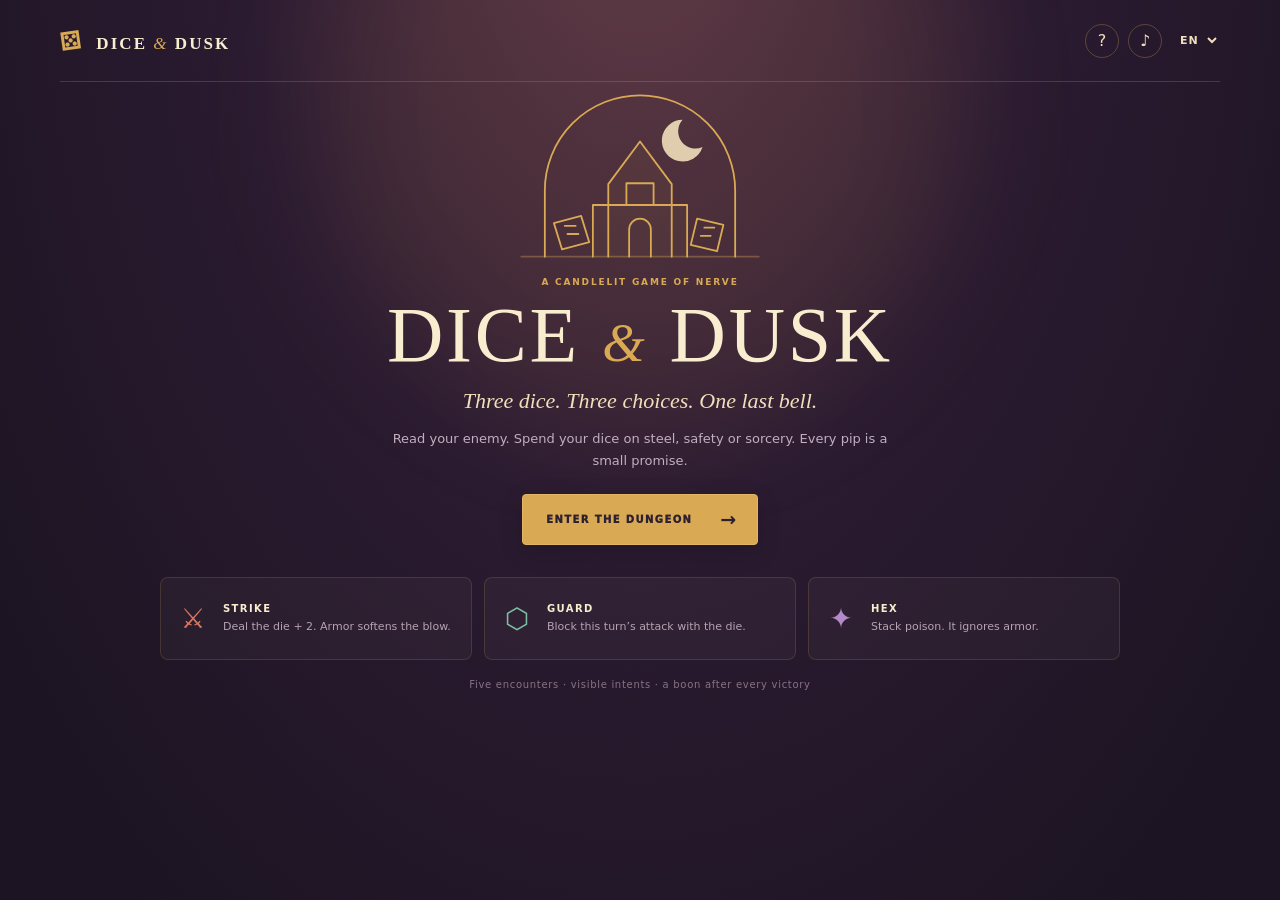
<file: index.html>
<!doctype html>
<html lang="en">
<head>
  <meta charset="utf-8">
  <meta name="viewport" content="width=device-width,initial-scale=1,viewport-fit=cover">
  <meta name="theme-color" content="#2b1830">
  <meta name="description" content="Roll three dice, read your enemy and carve a path through a candlelit dungeon.">
  <title>Dice & Dusk</title>
  <style>:root {
  color-scheme: dark;
  --night: #1c1422;
  --plum: #2b1830;
  --paper: #f0dfbb;
  --paper-deep: #d7bd90;
  --ink: #302334;
  --gold: #d9a954;
  --coral: #d97662;
  --mint: #7ebfa4;
  --violet: #b28ac9;
  --cream: #f8edcf;
  font-family: "Avenir Next", "Trebuchet MS", system-ui, sans-serif;
}
* { box-sizing: border-box; }
html, body { margin: 0; min-height: 100%; background: var(--night); color: var(--cream); }
body { min-height: 100vh; overflow-x: hidden; }
button, select { font: inherit; }
button { cursor: pointer; -webkit-tap-highlight-color: transparent; }
button:focus-visible, select:focus-visible, a:focus-visible { outline: 3px solid var(--gold); outline-offset: 4px; }
button:disabled { cursor: not-allowed; }
.hidden { display: none !important; }
#app { position: relative; min-height: 100vh; background: radial-gradient(ellipse at 50% -15%, #583347 0, #2b1b31 44%, #1c1422 90%); }
#app::before { content: ""; position: fixed; inset: 0; pointer-events: none; opacity: .15; background: repeating-linear-gradient(93deg, transparent 0 23px, rgba(240,223,187,.035) 24px 25px), repeating-linear-gradient(2deg, transparent 0 31px, rgba(240,223,187,.025) 32px 33px); }
.candle-glow { position: fixed; left: 50%; top: -220px; width: 650px; height: 650px; transform: translateX(-50%); border-radius: 50%; background: rgba(224,161,76,.08); filter: blur(60px); pointer-events: none; animation: candle 4s ease-in-out infinite; }
@keyframes candle { 50% { opacity: .65; transform: translateX(-50%) scale(.95); } }
.topbar { position: relative; z-index: 5; width: min(1160px, calc(100% - 40px)); height: 82px; margin: 0 auto; display: flex; align-items: center; justify-content: space-between; border-bottom: 1px solid rgba(217,169,84,.23); }
.wordmark { color: var(--cream); text-decoration: none; font-family: Georgia, "Times New Roman", serif; font-size: 17px; font-weight: 700; letter-spacing: .12em; cursor: pointer; }
.wordmark i { color: var(--gold); font-weight: 400; }
.brand-die { display: inline-block; margin-right: 7px; color: var(--gold); font-size: 24px; transform: rotate(-8deg); }
.top-actions { display: flex; align-items: center; gap: 9px; }
.round-button { width: 34px; height: 34px; border: 1px solid rgba(217,169,84,.3); border-radius: 50%; background: transparent; color: var(--paper); }
.round-button:hover { background: rgba(217,169,84,.12); }
select { padding: 7px 5px; border: 0; background: transparent; color: var(--paper); font-size: 11px; font-weight: 800; letter-spacing: .1em; }
select option { background: var(--plum); }
.run-label { margin-right: 12px; color: var(--gold); font-family: Georgia, serif; font-size: 13px; letter-spacing: .15em; }
main { position: relative; z-index: 1; }
.menu-screen { width: min(960px, calc(100% - 36px)); margin: 0 auto; padding: clamp(24px, 4vh, 48px) 0 32px; text-align: center; }
.menu-illustration { width: min(290px, 60vw); margin: 0 auto -4px; }
.menu-illustration svg { display: block; width: 100%; overflow: visible; }
.arch, .tower, .dice-line, .ground { fill: none; stroke: var(--gold); stroke-width: 2; stroke-linecap: round; stroke-linejoin: round; }
.tower { fill: rgba(217,169,84,.05); }
.moon { fill: var(--paper); opacity: .9; }
.ground { opacity: .35; }
.eyebrow { display: block; color: var(--gold); font-size: 9px; font-weight: 900; letter-spacing: .2em; }
h1 { margin: 9px 0 8px; font-family: Georgia, "Times New Roman", serif; font-size: clamp(48px, 7vw, 78px); font-weight: 500; letter-spacing: .035em; line-height: 1; }
h1 span { color: var(--gold); font-size: .7em; font-style: italic; }
.subtitle { margin: 14px 0; color: var(--paper); font-family: Georgia, serif; font-size: clamp(17px, 2.2vw, 22px); font-style: italic; }
.menu-copy { max-width: 520px; margin: 0 auto 23px; color: #c2aebe; font-size: 13px; line-height: 1.65; }
.primary-button { display: inline-flex; align-items: center; justify-content: space-between; gap: 28px; min-width: 230px; padding: 15px 19px 15px 23px; border: 1px solid #e2b562; border-radius: 4px; background: var(--gold); color: #2d2030; box-shadow: 0 7px 24px rgba(0,0,0,.15); font-size: 10px; font-weight: 950; letter-spacing: .14em; transition: transform .16s, background .16s; }
.primary-button:hover { transform: translateY(-2px); background: #edc477; }
.primary-button:active { transform: translateY(1px); }
.primary-button b { font-size: 19px; line-height: 1; }
.primary-button:disabled { opacity: .38; transform: none; }
.menu-rules { display: grid; grid-template-columns: repeat(3, 1fr); gap: 12px; margin-top: 32px; text-align: left; }
.menu-rules article { display: flex; align-items: center; gap: 13px; min-height: 83px; padding: 15px; border: 1px solid rgba(217,169,84,.17); border-radius: 8px; background: rgba(240,223,187,.035); }
.rule-icon { flex: 0 0 34px; font-size: 28px; text-align: center; }
.strike-color { color: var(--coral); }
.guard-color { color: var(--mint); }
.hex-color { color: var(--violet); }
.menu-rules strong { display: block; margin-bottom: 5px; font-size: 10px; letter-spacing: .14em; }
.menu-rules p { margin: 0; color: #b7a2b2; font-size: 11px; line-height: 1.4; }
.tiny-note { margin: 19px 0 0; color: #877384; font-size: 10px; letter-spacing: .07em; }

.game-screen { width: min(1080px, calc(100% - 36px)); margin: 0 auto; padding: 24px 0 20px; }
.status-ribbon { display: flex; justify-content: space-between; align-items: center; margin-bottom: 17px; }
.player-summary { display: flex; align-items: center; gap: 11px; }
.portrait { width: 38px; height: 38px; display: grid; place-items: center; border: 1px solid rgba(217,169,84,.3); border-radius: 50%; color: var(--gold); font-size: 22px; }
.hp-line { display: flex; align-items: center; gap: 10px; margin-top: 4px; font-size: 13px; font-weight: 800; }
.mini-bar { width: 100px; height: 5px; overflow: hidden; border-radius: 4px; background: rgba(240,223,187,.12); }
.mini-bar i { display: block; height: 100%; width: 100%; background: var(--coral); transition: width .3s; }
.run-stats { display: flex; gap: 7px; }
.status-chip { padding: 7px 10px; border: 1px solid rgba(217,169,84,.18); border-radius: 20px; color: var(--paper); background: rgba(240,223,187,.04); font-size: 10px; }
.arena { display: grid; grid-template-columns: minmax(290px, .85fr) minmax(440px, 1.4fr); gap: 20px; align-items: stretch; }
.enemy-card { position: relative; display: flex; flex-direction: column; min-height: 535px; padding: 21px; overflow: hidden; border: 1px solid rgba(217,169,84,.28); border-radius: 12px; background: linear-gradient(155deg, rgba(101,60,77,.46), rgba(42,25,47,.82)); }
.enemy-card::after { content: ""; position: absolute; inset: 8px; border: 1px solid rgba(217,169,84,.08); border-radius: 8px; pointer-events: none; }
.enemy-heading { position: relative; z-index: 1; display: flex; justify-content: space-between; gap: 8px; }
.enemy-heading h2 { margin: 6px 0 0; font-family: Georgia, serif; font-size: 28px; font-weight: 500; }
.armor-badge { align-self: start; padding: 5px 8px; border: 1px solid rgba(126,191,164,.3); border-radius: 4px; color: var(--mint); font-size: 10px; white-space: nowrap; }
.enemy-art { position: relative; z-index: 1; flex: 1; min-height: 210px; display: grid; place-items: center; padding: 7px 0; }
.enemy-art svg { width: min(245px, 90%); max-height: 245px; overflow: visible; filter: drop-shadow(0 15px 20px rgba(0,0,0,.25)); animation: enemyFloat 4s ease-in-out infinite; }
@keyframes enemyFloat { 50% { transform: translateY(-6px) rotate(.5deg); } }
.enemy-art .body { fill: #6f465e; stroke: #d9a954; stroke-width: 2; }
.enemy-art .shade { fill: #3c2944; }
.enemy-art .light { fill: #f0dfbb; }
.enemy-art .accent { fill: #d97662; }
.enemy-art .line { fill: none; stroke: #d9a954; stroke-width: 3; stroke-linecap: round; stroke-linejoin: round; }
.enemy-art .eye { fill: #f7d980; }
.enemy-art.hit svg { animation: enemyHit .28s; }
@keyframes enemyHit { 30% { transform: translateX(10px) rotate(3deg); filter: brightness(2); } 60% { transform: translateX(-7px); } }
.enemy-hp { position: relative; z-index: 1; display: flex; align-items: center; gap: 10px; font-size: 11px; font-weight: 800; }
.hp-bar { flex: 1; height: 7px; overflow: hidden; border-radius: 5px; background: rgba(240,223,187,.12); }
.hp-bar i { display: block; height: 100%; width: 100%; background: linear-gradient(90deg, #b85c55, #e18b68); transition: width .35s; }
.poison-count { color: var(--violet); white-space: nowrap; }
.intent { position: relative; z-index: 1; display: flex; align-items: center; gap: 11px; margin-top: 17px; padding: 12px; border: 1px solid rgba(217,169,84,.2); border-radius: 7px; background: rgba(28,20,34,.52); }
.intent-icon { color: var(--coral); font-size: 24px; }
.intent small { display: block; margin-bottom: 3px; color: #9e879b; font-size: 8px; font-weight: 900; letter-spacing: .16em; }
.intent strong { font-family: Georgia, serif; font-size: 16px; font-weight: 500; }
.play-panel { padding: 21px; border: 1px solid rgba(217,169,84,.2); border-radius: 12px; background: rgba(240,223,187,.035); }
.round-heading { display: flex; justify-content: space-between; align-items: start; gap: 10px; min-height: 48px; }
.round-heading p { margin: 5px 0 0; color: #bba5b6; font-family: Georgia, serif; font-size: 14px; font-style: italic; }
.combo-badge { padding: 6px 9px; border: 1px solid var(--gold); border-radius: 4px; color: var(--gold); font-size: 9px; font-weight: 900; letter-spacing: .12em; }
.dice-tray { display: flex; justify-content: center; gap: clamp(13px, 3vw, 25px); min-height: 112px; padding: 18px 0 20px; }
.die { position: relative; width: 82px; height: 82px; display: grid; grid-template-columns: repeat(3, 1fr); grid-template-rows: repeat(3, 1fr); padding: 13px; border: 2px solid #f3e3c2; border-radius: 16px; background: linear-gradient(145deg, #f6e7c7, #d4b88b); color: var(--ink); box-shadow: 0 7px 0 #9a7658, 0 12px 20px rgba(0,0,0,.24); transition: transform .16s, filter .16s; animation: diceIn .3s backwards; }
.die:nth-child(2) { animation-delay: .07s; }
.die:nth-child(3) { animation-delay: .14s; }
@keyframes diceIn { from { transform: translateY(-15px) rotate(-12deg); opacity: 0; } }
.die:hover:not(:disabled) { transform: translateY(-4px) rotate(-2deg); }
.die.selected { outline: 3px solid var(--gold); outline-offset: 5px; transform: translateY(-6px) rotate(3deg); filter: brightness(1.08); }
.die.assigned { opacity: .28; filter: grayscale(.5); box-shadow: 0 3px 0 #9a7658; transform: translateY(4px); }
.die:disabled { cursor: default; }
.pip { width: 10px; height: 10px; align-self: center; justify-self: center; border-radius: 50%; background: #3a2936; box-shadow: inset 0 1px 1px rgba(0,0,0,.3); }
.pip.empty { visibility: hidden; }
.die-rerolled { position: absolute; right: -5px; top: -8px; color: var(--gold); font-size: 15px; }
.actions { display: grid; gap: 8px; }
.action-card { display: grid; grid-template-columns: 35px 1fr 46px; align-items: center; gap: 10px; min-height: 64px; padding: 10px 12px; border: 1px solid rgba(240,223,187,.14); border-radius: 7px; background: rgba(240,223,187,.035); color: var(--cream); text-align: left; transition: border-color .15s, background .15s, transform .15s; }
.action-card:hover { transform: translateX(2px); background: rgba(240,223,187,.07); }
.action-card.available { border-color: var(--gold); }
.action-card.filled { background: rgba(240,223,187,.08); }
.action-icon { font-size: 25px; text-align: center; }
.strike-action .action-icon { color: var(--coral); }
.guard-action .action-icon { color: var(--mint); }
.hex-action .action-icon { color: var(--violet); }
.action-copy strong { display: block; margin-bottom: 4px; font-size: 10px; letter-spacing: .13em; }
.action-copy small { color: #ac96a9; font-size: 10px; }
.die-slot { width: 40px; height: 40px; display: grid; place-items: center; border: 1px dashed rgba(240,223,187,.25); border-radius: 8px; color: #8e768b; font-family: Georgia, serif; font-size: 20px; }
.filled .die-slot { border-style: solid; border-color: var(--gold); color: var(--paper); }
.turn-controls { display: flex; justify-content: space-between; align-items: center; gap: 12px; margin-top: 16px; }
.text-button { padding: 10px 4px; border: 0; background: transparent; color: var(--paper); font-size: 10px; font-weight: 850; letter-spacing: .1em; }
.text-button:hover { color: var(--gold); }
.text-button:disabled { opacity: .35; }
.end-turn { min-width: 175px; padding-top: 13px; padding-bottom: 13px; }
.combat-log { min-height: 43px; margin-top: 15px; padding-top: 12px; border-top: 1px solid rgba(240,223,187,.09); color: #a992a5; font-family: Georgia, serif; font-size: 11px; font-style: italic; line-height: 1.45; }
.combat-log p { margin: 2px 0; }
.combat-log p:last-child { color: var(--paper); }
.game-footer { display: flex; justify-content: space-between; gap: 15px; margin-top: 13px; color: #8d7789; font-size: 9px; letter-spacing: .06em; }
#boonsSummary { overflow: hidden; text-overflow: ellipsis; white-space: nowrap; }

.modal { position: fixed; z-index: 20; inset: 0; display: flex; align-items: center; justify-content: center; overflow-y: auto; padding: 24px; background: rgba(20,13,24,.82); backdrop-filter: blur(8px); }
.modal-card { width: min(760px, 100%); margin: auto; padding: clamp(24px, 4vw, 42px); border: 1px solid rgba(217,169,84,.4); border-radius: 14px; background: linear-gradient(150deg, #3a243c, #241929); box-shadow: 0 30px 90px rgba(0,0,0,.45); text-align: center; }
.modal-card .sigil { display: block; margin-bottom: 10px; color: var(--gold); font-family: Georgia, serif; font-size: 45px; }
.modal-card h2 { margin: 8px 0 11px; font-family: Georgia, serif; font-size: clamp(30px, 5vw, 44px); font-weight: 500; }
.modal-card > p { max-width: 540px; margin: 0 auto 20px; color: #c0a9b9; font-size: 13px; line-height: 1.6; }
.modal-actions { display: flex; flex-wrap: wrap; justify-content: center; gap: 10px; margin-top: 22px; }
.secondary-button { padding: 12px 18px; border: 1px solid rgba(217,169,84,.35); border-radius: 4px; background: transparent; color: var(--paper); font-size: 10px; font-weight: 850; letter-spacing: .1em; }
.secondary-button:hover { background: rgba(217,169,84,.1); }
.reward-grid { display: grid; grid-template-columns: repeat(3, 1fr); gap: 11px; margin-top: 24px; }
.reward-card { min-height: 172px; padding: 19px 15px; border: 1px solid rgba(217,169,84,.24); border-radius: 8px; background: rgba(240,223,187,.035); color: var(--cream); text-align: left; transition: transform .15s, border-color .15s; }
.reward-card:hover { transform: translateY(-4px); border-color: var(--gold); }
.reward-card .reward-icon { display: block; margin-bottom: 14px; color: var(--gold); font-size: 27px; }
.reward-card strong { display: block; margin-bottom: 8px; font-family: Georgia, serif; font-size: 18px; font-weight: 500; }
.reward-card p { margin: 0; color: #b49eac; font-size: 11px; line-height: 1.5; }
.result-grid { display: grid; grid-template-columns: repeat(3, 1fr); gap: 8px; margin: 22px 0; }
.result-grid div { padding: 13px 8px; border: 1px solid rgba(217,169,84,.13); border-radius: 6px; }
.result-grid small { display: block; margin-bottom: 5px; color: #9e879b; font-size: 8px; letter-spacing: .14em; }
.result-grid strong { color: var(--gold); font-family: Georgia, serif; font-size: 23px; font-weight: 500; }
.help-list { max-width: 500px; margin: 20px auto 0; text-align: left; }
.help-list p { margin: 10px 0; color: #c0a9b9; font-size: 12px; line-height: 1.55; }
.help-list strong { color: var(--paper); }
.toast { position: fixed; z-index: 30; left: 50%; bottom: 25px; max-width: calc(100% - 30px); padding: 10px 17px; border: 1px solid rgba(217,169,84,.35); border-radius: 30px; background: #2c1d31; color: var(--paper); font-family: Georgia, serif; font-size: 13px; opacity: 0; pointer-events: none; transform: translate(-50%, 10px); transition: opacity .2s, transform .2s; }
.toast.show { opacity: 1; transform: translate(-50%, 0); }

@media (max-width: 800px) {
  .arena { grid-template-columns: 1fr; }
  .enemy-card { min-height: 0; display: grid; grid-template-columns: 1fr 1fr; gap: 10px 18px; padding: 17px; }
  .enemy-heading { grid-column: 1; }
  .enemy-art { grid-column: 2; grid-row: 1 / 4; min-height: 170px; }
  .enemy-art svg { max-height: 180px; }
  .enemy-hp { grid-column: 1; }
  .intent { grid-column: 1; margin-top: 0; }
  .menu-rules { margin-top: 24px; }
}
@media (max-width: 560px) {
  .topbar { width: calc(100% - 28px); height: 64px; }
  .wordmark { font-size: 13px; }
  .brand-die { font-size: 19px; }
  .run-label { display: none; }
  .top-actions { gap: 5px; }
  .round-button { width: 30px; height: 30px; }
  .menu-screen { width: calc(100% - 28px); padding-top: 18px; }
  .menu-illustration { width: 190px; }
  h1 { font-size: 46px; }
  .menu-copy { font-size: 12px; }
  .menu-rules { grid-template-columns: 1fr; gap: 7px; }
  .menu-rules article { min-height: 60px; padding: 10px 13px; }
  .tiny-note { line-height: 1.5; }
  .game-screen { width: calc(100% - 22px); padding-top: 14px; }
  .status-ribbon { margin-bottom: 10px; }
  .mini-bar { width: 60px; }
  .status-chip { padding: 6px 8px; font-size: 9px; }
  .enemy-card { grid-template-columns: 1fr 115px; gap: 8px; padding: 14px; }
  .enemy-heading h2 { font-size: 21px; }
  .enemy-art { min-height: 130px; }
  .enemy-art svg { max-height: 140px; }
  .armor-badge { position: absolute; right: 0; top: 0; }
  .intent { padding: 9px; }
  .intent strong { font-size: 13px; }
  .play-panel { padding: 14px; }
  .round-heading { min-height: 42px; }
  .dice-tray { min-height: 92px; padding: 12px 0 17px; }
  .die { width: 66px; height: 66px; padding: 10px; border-radius: 13px; }
  .pip { width: 8px; height: 8px; }
  .action-card { min-height: 58px; grid-template-columns: 30px 1fr 40px; padding: 8px 10px; }
  .action-copy small { font-size: 9px; }
  .die-slot { width: 36px; height: 36px; }
  .turn-controls { margin-top: 12px; }
  .end-turn { min-width: 155px; }
  .combat-log { min-height: 36px; margin-top: 10px; padding-top: 8px; }
  .game-footer { margin-top: 9px; }
  .modal { padding: 14px; }
  .modal-card { padding: 23px 17px; }
  .reward-grid { grid-template-columns: 1fr; }
  .reward-card { min-height: 95px; padding: 14px 15px 14px 62px; position: relative; }
  .reward-card .reward-icon { position: absolute; left: 20px; top: 23px; }
  .result-grid strong { font-size: 19px; }
}
@media (max-height: 720px) and (min-width: 801px) {
  .menu-illustration { width: 210px; }
  .menu-screen { padding-top: 16px; }
  .menu-rules { margin-top: 20px; }
}
@media (prefers-reduced-motion: reduce) {
  *, *::before, *::after { animation-duration: .01ms !important; animation-iteration-count: 1 !important; transition-duration: .01ms !important; }
}
</style>
</head>
<body>
  <div id="app">
    <div class="candle-glow" aria-hidden="true"></div>
    <header class="topbar">
      <a class="wordmark" id="homeButton" aria-label="Dice and Dusk home"><span class="brand-die">⚄</span> DICE <i>&</i> DUSK</a>
      <div class="top-actions">
        <span id="runLabel" class="run-label hidden">I / V</span>
        <button id="helpButton" class="round-button" aria-label="How to play">?</button>
        <button id="soundButton" class="round-button" aria-label="Sound on">♪</button>
        <select id="languageSelect" aria-label="Language">
          <option value="en">EN</option><option value="fr">FR</option><option value="es">ES</option>
        </select>
      </div>
    </header>

    <main>
      <section id="menuScreen" class="menu-screen">
        <div class="menu-illustration" aria-hidden="true">
          <svg viewBox="0 0 320 170"><path class="arch" d="M55 153V80a105 105 0 0 1 210 0v73"/><path class="tower" d="M125 153V73l35-47 35 47v80M108 153V96h104v57M145 96V72h30v24M148 153v-30a12 12 0 0 1 24 0v30"/><path class="moon" d="M229 32a23 23 0 1 1-22-30 19 19 0 0 0 22 30Z"/><path class="dice-line" d="M65 116l30-8 9 29-30 8ZM223 111l29 7-7 29-29-7Z"/><path class="dice-line" d="M77 119h12M80 128h12M231 121h11M227 130h11"/><path class="ground" d="M29 153h262"/></svg>
        </div>
        <p class="eyebrow" data-i18n="kicker">A CANDLELIT GAME OF NERVE</p>
        <h1>DICE <span>&</span> DUSK</h1>
        <p class="subtitle" data-i18n="tagline">Three dice. Three choices. One last bell.</p>
        <p class="menu-copy" data-i18n="menuCopy">Read your enemy. Spend your dice on steel, safety or sorcery. Every pip is a small promise.</p>
        <button id="startButton" class="primary-button"><span data-i18n="begin">ENTER THE DUNGEON</span><b>→</b></button>
        <div class="menu-rules">
          <article><span class="rule-icon strike-color">⚔</span><div><strong data-i18n="strike">STRIKE</strong><p data-i18n="strikeRule">Deal the die + 2. Armor softens the blow.</p></div></article>
          <article><span class="rule-icon guard-color">⬡</span><div><strong data-i18n="guard">GUARD</strong><p data-i18n="guardRule">Block this turn’s attack with the die.</p></div></article>
          <article><span class="rule-icon hex-color">✦</span><div><strong data-i18n="hex">HEX</strong><p data-i18n="hexRule">Stack poison. It ignores armor.</p></div></article>
        </div>
        <p class="tiny-note" data-i18n="menuNote">Five encounters · visible intents · a boon after every victory</p>
      </section>

      <section id="gameScreen" class="game-screen hidden" aria-label="Dice and Dusk battle">
        <div class="status-ribbon">
          <div class="player-summary">
            <span class="portrait">♙</span>
            <div><span class="eyebrow" data-i18n="wanderer">THE WANDERER</span><div class="hp-line"><span id="playerHpText">42 / 42</span><div class="mini-bar"><i id="playerHpFill"></i></div></div></div>
          </div>
          <div class="run-stats">
            <span id="poisonPlayer" class="status-chip hidden"></span>
            <span id="rerollStock" class="status-chip"></span>
          </div>
        </div>

        <div class="arena">
          <section id="enemyCard" class="enemy-card">
            <div class="enemy-heading"><div><span id="enemyKind" class="eyebrow">I · THE FIRST STEP</span><h2 id="enemyName">Candle Bat</h2></div><span id="enemyArmor" class="armor-badge hidden"></span></div>
            <div id="enemyArt" class="enemy-art" aria-hidden="true"></div>
            <div class="enemy-hp"><span id="enemyHpText">18 / 18</span><div class="hp-bar"><i id="enemyHpFill"></i></div><span id="enemyPoison" class="poison-count hidden"></span></div>
            <div id="intent" class="intent"><span class="intent-icon">⚔</span><div><small data-i18n="intent">INTENT</small><strong id="intentText">Attack · 5</strong></div></div>
          </section>

          <section class="play-panel">
            <div class="round-heading"><div><span class="eyebrow" data-i18n="yourRoll">YOUR ROLL</span><p id="instruction">Choose a die, then an action.</p></div><span id="comboBadge" class="combo-badge hidden"></span></div>
            <div id="diceTray" class="dice-tray" aria-label="Dice"></div>
            <div class="actions" aria-label="Actions">
              <button class="action-card strike-action" data-action="0"><span class="action-icon">⚔</span><span class="action-copy"><strong data-i18n="strike">STRIKE</strong><small id="strikePreview">Die + 2 damage</small></span><span id="slot0" class="die-slot">+</span></button>
              <button class="action-card guard-action" data-action="1"><span class="action-icon">⬡</span><span class="action-copy"><strong data-i18n="guard">GUARD</strong><small id="guardPreview">Block the die</small></span><span id="slot1" class="die-slot">+</span></button>
              <button class="action-card hex-action" data-action="2"><span class="action-icon">✦</span><span class="action-copy"><strong data-i18n="hex">HEX</strong><small id="hexPreview">Stack the die as poison</small></span><span id="slot2" class="die-slot">+</span></button>
            </div>
            <div class="turn-controls"><button id="rerollButton" class="text-button">↻ <span data-i18n="reroll">REROLL</span> <b id="rerollCount">2</b></button><button id="endTurnButton" class="primary-button end-turn" disabled><span data-i18n="endTurn">END TURN</span><b>→</b></button></div>
            <div id="combatLog" class="combat-log" aria-live="polite"></div>
          </section>
        </div>
        <footer class="game-footer"><span id="boonsSummary" data-i18n="noBoons">No boons yet</span><span id="seedLabel"></span></footer>
      </section>
    </main>

    <div id="modal" class="modal hidden" role="dialog" aria-modal="true" aria-live="polite"><div id="modalCard" class="modal-card"></div></div>
    <div id="toast" class="toast" role="status" aria-live="polite"></div>
  </div>
  <script>(() => {
  "use strict";

  const $ = (id) => document.getElementById(id);
  const ui = {
    menu: $("menuScreen"), game: $("gameScreen"), runLabel: $("runLabel"), modal: $("modal"), modalCard: $("modalCard"),
    playerHpText: $("playerHpText"), playerHpFill: $("playerHpFill"), poisonPlayer: $("poisonPlayer"), rerollStock: $("rerollStock"),
    enemyCard: $("enemyCard"), enemyKind: $("enemyKind"), enemyName: $("enemyName"), enemyArmor: $("enemyArmor"), enemyArt: $("enemyArt"),
    enemyHpText: $("enemyHpText"), enemyHpFill: $("enemyHpFill"), enemyPoison: $("enemyPoison"), intent: $("intent"), intentText: $("intentText"),
    instruction: $("instruction"), comboBadge: $("comboBadge"), diceTray: $("diceTray"), rerollButton: $("rerollButton"), rerollCount: $("rerollCount"),
    endTurn: $("endTurnButton"), combatLog: $("combatLog"), boonsSummary: $("boonsSummary"), seedLabel: $("seedLabel"),
    language: $("languageSelect"), sound: $("soundButton"), toast: $("toast"),
    slots: [$("slot0"), $("slot1"), $("slot2")], actions: Array.from(document.querySelectorAll("[data-action]"))
  };

  const messages = {
    en: {
      kicker: "A CANDLELIT GAME OF NERVE", tagline: "Three dice. Three choices. One last bell.",
      menuCopy: "Read your enemy. Spend your dice on steel, safety or sorcery. Every pip is a small promise.",
      begin: "ENTER THE DUNGEON", strike: "STRIKE", guard: "GUARD", hex: "HEX",
      strikeRule: "Deal the die + 2. Armor softens the blow.", guardRule: "Block this turn’s attack with the die.", hexRule: "Stack poison. It ignores armor.",
      menuNote: "Five encounters · visible intents · a boon after every victory", wanderer: "THE WANDERER", intent: "INTENT",
      yourRoll: "YOUR ROLL", reroll: "REROLL", endTurn: "END TURN", noBoons: "No boons yet",
      instruction: "Choose a die, then an action.", selectFirst: "Select a die first", noRerolls: "No rerolls left", rerolled: "The die tumbles…",
      strikePreview: "Die + {bonus} damage", guardPreview: "Block the die{bonus}", hexPreview: "Stack the die as poison{bonus}",
      rerollChip: "↻ {count} rerolls", poisonChip: "✦ {count} poison", armorChip: "⬡ {count} armor", enemyPoison: "✦ {count}",
      straight: "STRAIGHT · +3 TO ALL", triad: "TRIAD · +9 STRIKE", filledSlot: "Assigned die {value}",
      firstStep: "THE FIRST STEP", secondStep: "THE DAMP CHAPEL", thirdStep: "THE BRASS GATE", fourthStep: "THE REFLECTION", finalStep: "THE LAST BELL",
      batName: "Candle Bat", monkName: "Mire Monk", gargoyleName: "Brass Gargoyle", witchName: "Mirror Witch", bossName: "The Bell Warden",
      attackIntent: "Attack · {amount}", poisonIntent: "Attack {amount} · poison +{poison}", healIntent: "Mend · {amount} HP",
      curseIntent: "Hex · −{amount} strike next turn", drainIntent: "Attack {amount} · steal a reroll", pierceIntent: "Piercing bell · {amount}",
      attackType: "attack", healType: "mend", poisonType: "poison", curseType: "hex",
      turnStrike: "You deal {damage}. Your guard holds {guard}; your hex adds {hex} poison.",
      poisonTicks: "Poison seeps through {name} for {damage}.", armorBlocks: "Armor absorbs {amount} of the strike.",
      enemyAttacks: "{name} attacks for {damage} damage.", enemyHeals: "{name} mends {amount} HP.", enemyPoisons: "You take {amount} poison.",
      enemyCurses: "Your next strike loses {amount} damage.", enemyDrains: "A reroll is stolen.", playerPoisonTicks: "Your poison deals {damage}.",
      thorns: "Your thorns answer for {damage}.", phaseTwo: "The Warden breaks its chains. The last bell quickens!",
      bossPhase: "SECOND PHASE", rewardKicker: "A MOMENT BY THE FIRE", rewardTitle: "Choose what the dark taught you.",
      rewardText: "Victory restores 4 HP. Take one boon before the next door.", continue: "CONTINUE",
      whetstoneName: "Honed Edge", whetstoneDesc: "Every Strike deals +2 damage.", oakName: "Oak Oath", oakDesc: "Every Guard blocks +2.",
      venomName: "Venom Ink", venomDesc: "Every Hex adds +2 poison.", heartName: "Giant’s Heart", heartDesc: "+6 maximum HP and heal 10.",
      rerollName: "Loaded Luck", rerollDesc: "+2 rerolls at every new encounter.", thornsName: "Briar Mail", thornsDesc: "Reflect 2 damage when attacked.",
      bloodName: "Crimson Cup", bloodDesc: "Heal 4 after every victory.", luckyName: "Three in a Row", luckyDesc: "Straights grant +2 more to every action.",
      victoryKicker: "THE BELL IS SILENT", victoryTitle: "Dawn, at last.", victoryText: "The Warden kneels. Beyond the gate, the sky is neither plum nor ink — it is gold.",
      defeatKicker: "THE CANDLE DIES", defeatTitle: "The dark keeps your dice.", defeatText: "A different roll, a sharper choice. The dungeon will remember you.",
      score: "SCORE", best: "BEST", turns: "TURNS", playAgain: "ROLL AGAIN", home: "BACK TO THE COVER", newBest: "A new legend in the margin!",
      helpTitle: "How to survive the dusk", helpIntro: "Every turn, assign all three dice. Read the enemy’s intent before committing.",
      helpStrike: "Strike deals its die + 2, minus armor.", helpGuard: "Guard blocks its die from the current attack. Unused guard fades.",
      helpHex: "Hex adds poison equal to its die. Poison damages immediately and after each following turn, then fades by one. It ignores armor.",
      helpCombo: "Three consecutive dice form a Straight: +3 to every action. Three equal dice form a Triad: +9 Strike.",
      helpReroll: "Select an unassigned die to reroll it. Rerolls are limited per encounter. Click a filled action to free its die.",
      helpClose: "I’M READY", seed: "SEED", soundOn: "Sound on", soundOff: "Sound muted",
      logStart: "{name} blocks the corridor. Read its intent.", boons: "Boons", none: "—"
    },
    fr: {
      kicker: "UN JEU DE NERF À LA CHANDELLE", tagline: "Trois dés. Trois choix. Une dernière cloche.",
      menuCopy: "Lis ton ennemi. Dépense tes dés en acier, en prudence ou en sorcellerie. Chaque point est une petite promesse.",
      begin: "ENTRER DANS LE DONJON", strike: "FRAPPE", guard: "GARDE", hex: "MALÉDICTION",
      strikeRule: "Inflige le dé + 2. L’armure adoucit le coup.", guardRule: "Bloque l’attaque de ce tour avec le dé.", hexRule: "Empile du poison. Il ignore l’armure.",
      menuNote: "Cinq rencontres · intentions visibles · un don après chaque victoire", wanderer: "LE VOYAGEUR", intent: "INTENTION",
      yourRoll: "TON TIRAGE", reroll: "RELANCER", endTurn: "FINIR LE TOUR", noBoons: "Aucun don pour l’instant",
      instruction: "Choisis un dé, puis une action.", selectFirst: "Choisis d’abord un dé", noRerolls: "Plus aucune relance", rerolled: "Le dé roule…",
      strikePreview: "Dé + {bonus} dégâts", guardPreview: "Bloque la valeur du dé{bonus}", hexPreview: "Empile le dé en poison{bonus}",
      rerollChip: "↻ {count} relances", poisonChip: "✦ {count} poison", armorChip: "⬡ {count} armure", enemyPoison: "✦ {count}",
      straight: "SUITE · +3 À TOUT", triad: "TRINITÉ · +9 FRAPPE", filledSlot: "Dé assigné {value}",
      firstStep: "LE PREMIER PAS", secondStep: "LA CHAPELLE HUMIDE", thirdStep: "LA PORTE DE LAITON", fourthStep: "LE REFLET", finalStep: "LA DERNIÈRE CLOCHE",
      batName: "Chauve-chandelle", monkName: "Moine des fondrières", gargoyleName: "Gargouille de laiton", witchName: "Sorcière-miroir", bossName: "Le Veilleur de cloche",
      attackIntent: "Attaque · {amount}", poisonIntent: "Attaque {amount} · poison +{poison}", healIntent: "Soin · {amount} PV",
      curseIntent: "Maléfice · −{amount} frappe au tour suivant", drainIntent: "Attaque {amount} · vole une relance", pierceIntent: "Cloche perforante · {amount}",
      attackType: "attaque", healType: "soin", poisonType: "poison", curseType: "maléfice",
      turnStrike: "Tu infliges {damage}. Ta garde tient {guard} ; ta malédiction ajoute {hex} poison.",
      poisonTicks: "Le poison ronge {name} et inflige {damage}.", armorBlocks: "L’armure absorbe {amount} de la frappe.",
      enemyAttacks: "{name} attaque et inflige {damage} dégâts.", enemyHeals: "{name} récupère {amount} PV.", enemyPoisons: "Tu reçois {amount} poison.",
      enemyCurses: "Ta prochaine frappe perd {amount} dégâts.", enemyDrains: "Une relance est volée.", playerPoisonTicks: "Ton poison inflige {damage}.",
      thorns: "Tes ronces répondent avec {damage}.", phaseTwo: "Le Veilleur brise ses chaînes. La dernière cloche s’affole !",
      bossPhase: "DEUXIÈME PHASE", rewardKicker: "UN INSTANT PRÈS DU FEU", rewardTitle: "Choisis ce que l’ombre t’a appris.",
      rewardText: "La victoire restaure 4 PV. Prends un don avant la prochaine porte.", continue: "CONTINUER",
      whetstoneName: "Fil affûté", whetstoneDesc: "Chaque Frappe inflige +2 dégâts.", oakName: "Serment de chêne", oakDesc: "Chaque Garde bloque +2.",
      venomName: "Encre venimeuse", venomDesc: "Chaque Malédiction ajoute +2 poison.", heartName: "Cœur de géant", heartDesc: "+6 PV maximum et soigne 10.",
      rerollName: "Chance pipée", rerollDesc: "+2 relances à chaque nouvelle rencontre.", thornsName: "Cotte de ronces", thornsDesc: "Renvoie 2 dégâts quand on t’attaque.",
      bloodName: "Coupe cramoisie", bloodDesc: "Soigne 4 après chaque victoire.", luckyName: "Trois à la suite", luckyDesc: "Les Suites donnent +2 de plus à chaque action.",
      victoryKicker: "LA CLOCHE SE TAIT", victoryTitle: "Enfin, l’aube.", victoryText: "Le Veilleur s’agenouille. Au-delà de la porte, le ciel n’est ni prune ni encre : il est d’or.",
      defeatKicker: "LA CHANDELLE S’ÉTEINT", defeatTitle: "L’ombre garde tes dés.", defeatText: "Un autre tirage, un choix plus fin. Le donjon se souviendra de toi.",
      score: "SCORE", best: "RECORD", turns: "TOURS", playAgain: "REJOUER", home: "RETOUR À LA COUVERTURE", newBest: "Une nouvelle légende dans la marge !",
      helpTitle: "Comment survivre à la nuit", helpIntro: "À chaque tour, assigne les trois dés. Lis l’intention de l’ennemi avant de les engager.",
      helpStrike: "La Frappe inflige son dé + 2, moins l’armure.", helpGuard: "La Garde bloque son dé contre l’attaque actuelle. La garde inutilisée disparaît.",
      helpHex: "La Malédiction ajoute autant de poison que son dé. Le poison frappe aussitôt puis après chaque tour, et diminue d’un point. Il ignore l’armure.",
      helpCombo: "Trois dés consécutifs forment une Suite : +3 à chaque action. Trois dés identiques forment une Trinité : +9 Frappe.",
      helpReroll: "Sélectionne un dé non assigné pour le relancer. Les relances sont limitées par rencontre. Clique une action remplie pour libérer son dé.",
      helpClose: "JE SUIS PRÊT", seed: "GRAINE", soundOn: "Son activé", soundOff: "Son coupé",
      logStart: "{name} bloque le couloir. Lis son intention.", boons: "Dons", none: "—"
    },
    es: {
      kicker: "UN JUEGO DE VALENTÍA A LA LUZ DE UNA VELA", tagline: "Tres dados. Tres decisiones. Una última campana.",
      menuCopy: "Lee a tu enemigo. Gasta tus dados en acero, defensa o hechicería. Cada punto es una pequeña promesa.",
      begin: "ENTRAR EN LA MAZMORRA", strike: "GOLPE", guard: "GUARDIA", hex: "HECHIZO",
      strikeRule: "Inflige el dado + 2. La armadura reduce el golpe.", guardRule: "Bloquea el ataque de este turno con el dado.", hexRule: "Acumula veneno. Ignora la armadura.",
      menuNote: "Cinco encuentros · intenciones visibles · un don tras cada victoria", wanderer: "EL CAMINANTE", intent: "INTENCIÓN",
      yourRoll: "TU TIRADA", reroll: "RELANZAR", endTurn: "TERMINAR TURNO", noBoons: "Aún no tienes dones",
      instruction: "Elige un dado y después una acción.", selectFirst: "Elige primero un dado", noRerolls: "No quedan relanzamientos", rerolled: "El dado gira…",
      strikePreview: "Dado + {bonus} de daño", guardPreview: "Bloquea el valor del dado{bonus}", hexPreview: "Acumula el dado como veneno{bonus}",
      rerollChip: "↻ {count} relanzamientos", poisonChip: "✦ {count} veneno", armorChip: "⬡ {count} armadura", enemyPoison: "✦ {count}",
      straight: "ESCALERA · +3 A TODO", triad: "TRÍADA · +9 GOLPE", filledSlot: "Dado asignado {value}",
      firstStep: "EL PRIMER PASO", secondStep: "LA CAPILLA HÚMEDA", thirdStep: "LA PUERTA DE LATÓN", fourthStep: "EL REFLEJO", finalStep: "LA ÚLTIMA CAMPANA",
      batName: "Murciélago de vela", monkName: "Monje del lodazal", gargoyleName: "Gárgola de latón", witchName: "Bruja del espejo", bossName: "El Guardián de la campana",
      attackIntent: "Ataque · {amount}", poisonIntent: "Ataque {amount} · veneno +{poison}", healIntent: "Curación · {amount} PV",
      curseIntent: "Maleficio · −{amount} golpe el próximo turno", drainIntent: "Ataque {amount} · roba un relanzamiento", pierceIntent: "Campana perforante · {amount}",
      attackType: "ataque", healType: "curación", poisonType: "veneno", curseType: "maleficio",
      turnStrike: "Infliges {damage}. Tu guardia bloquea {guard}; tu hechizo añade {hex} veneno.",
      poisonTicks: "El veneno corroe a {name} e inflige {damage}.", armorBlocks: "La armadura absorbe {amount} del golpe.",
      enemyAttacks: "{name} ataca e inflige {damage} de daño.", enemyHeals: "{name} recupera {amount} PV.", enemyPoisons: "Recibes {amount} de veneno.",
      enemyCurses: "Tu próximo golpe pierde {amount} de daño.", enemyDrains: "Te roban un relanzamiento.", playerPoisonTicks: "Tu veneno inflige {damage}.",
      thorns: "Tus espinas responden con {damage}.", phaseTwo: "¡El Guardián rompe sus cadenas! ¡La última campana se acelera!",
      bossPhase: "SEGUNDA FASE", rewardKicker: "UN MOMENTO JUNTO AL FUEGO", rewardTitle: "Elige lo que te enseñó la oscuridad.",
      rewardText: "La victoria restaura 4 PV. Toma un don antes de la siguiente puerta.", continue: "CONTINUAR",
      whetstoneName: "Filo afilado", whetstoneDesc: "Cada Golpe inflige +2 de daño.", oakName: "Juramento de roble", oakDesc: "Cada Guardia bloquea +2.",
      venomName: "Tinta venenosa", venomDesc: "Cada Hechizo añade +2 de veneno.", heartName: "Corazón de gigante", heartDesc: "+6 PV máximos y cura 10.",
      rerollName: "Suerte cargada", rerollDesc: "+2 relanzamientos en cada nuevo encuentro.", thornsName: "Cota de espinos", thornsDesc: "Devuelve 2 de daño cuando te atacan.",
      bloodName: "Copa carmesí", bloodDesc: "Cura 4 después de cada victoria.", luckyName: "Tres seguidos", luckyDesc: "Las Escaleras dan +2 más a cada acción.",
      victoryKicker: "LA CAMPANA CALLA", victoryTitle: "Por fin, el alba.", victoryText: "El Guardián se arrodilla. Más allá de la puerta, el cielo no es ciruela ni tinta: es oro.",
      defeatKicker: "LA VELA SE APAGA", defeatTitle: "La oscuridad se queda tus dados.", defeatText: "Otra tirada, una decisión más astuta. La mazmorra te recordará.",
      score: "PUNTOS", best: "RÉCORD", turns: "TURNOS", playAgain: "TIRAR OTRA VEZ", home: "VOLVER A LA PORTADA", newBest: "¡Una nueva leyenda en el margen!",
      helpTitle: "Cómo sobrevivir a la noche", helpIntro: "En cada turno, asigna los tres dados. Lee la intención del enemigo antes de comprometerte.",
      helpStrike: "El Golpe inflige su dado + 2, menos la armadura.", helpGuard: "La Guardia bloquea su dado contra el ataque actual. La guardia no usada desaparece.",
      helpHex: "El Hechizo añade veneno igual a su dado. El veneno daña de inmediato y después de cada turno, luego se reduce en uno. Ignora la armadura.",
      helpCombo: "Tres dados consecutivos forman una Escalera: +3 a cada acción. Tres iguales forman una Tríada: +9 Golpe.",
      helpReroll: "Selecciona un dado sin asignar para relanzarlo. Los relanzamientos son limitados por encuentro. Pulsa una acción ocupada para liberar su dado.",
      helpClose: "ESTOY LISTO", seed: "SEMILLA", soundOn: "Sonido activado", soundOff: "Sonido silenciado",
      logStart: "{name} bloquea el pasillo. Lee su intención.", boons: "Dones", none: "—"
    }
  };

  const enemyData = [
    { key: "bat", kind: "firstStep", hp: 18, armor: 0, pattern: [{ type: "attack", amount: 4 }, { type: "attack", amount: 6 }, { type: "drain", amount: 4 }] },
    { key: "monk", kind: "secondStep", hp: 25, armor: 0, pattern: [{ type: "attack", amount: 6 }, { type: "poison", amount: 3, poison: 2 }, { type: "attack", amount: 5 }, { type: "heal", amount: 4 }] },
    { key: "gargoyle", kind: "thirdStep", hp: 34, armor: 2, pattern: [{ type: "attack", amount: 7 }, { type: "attack", amount: 7 }, { type: "attack", amount: 11 }] },
    { key: "witch", kind: "fourthStep", hp: 31, armor: 0, pattern: [{ type: "attack", amount: 6 }, { type: "curse", amount: 2 }, { type: "heal", amount: 5 }, { type: "attack", amount: 9 }] },
    { key: "boss", kind: "finalStep", hp: 54, armor: 1, pattern: [{ type: "attack", amount: 8 }, { type: "poison", amount: 6, poison: 2 }, { type: "attack", amount: 11 }], phasePattern: [{ type: "attack", amount: 12 }, { type: "pierce", amount: 8 }, { type: "attack", amount: 14 }] }
  ];

  const boonData = [
    { id: "whetstone", icon: "⚔" }, { id: "oak", icon: "⬡" }, { id: "venom", icon: "✦" },
    { id: "heart", icon: "♥" }, { id: "reroll", icon: "↻" }, { id: "thorns", icon: "♧" },
    { id: "blood", icon: "♢" }, { id: "lucky", icon: "⚅" }
  ];

  let language = "en";
  let muted = false;
  let game = null;
  let modalType = null;
  let toastTimer = null;
  let bestScore = 0;
  const query = new URLSearchParams(location.search);
  const querySeed = query.get("seed");
  const demoMode = query.get("demo") === "1";
  let seed = Number(querySeed) || ((Date.now() ^ (Math.random() * 0xffffffff)) >>> 0);
  let randomState = seed >>> 0;
  try {
    const saved = localStorage.getItem("dusk-language");
    if (["en", "fr", "es"].includes(saved)) language = saved;
    muted = localStorage.getItem("dusk-muted") === "true";
    bestScore = Number(localStorage.getItem("dusk-best")) || 0;
  } catch (_) {}

  const random = () => {
    randomState = (randomState + 0x6d2b79f5) >>> 0;
    let n = randomState;
    n = Math.imul(n ^ (n >>> 15), n | 1);
    n ^= n + Math.imul(n ^ (n >>> 7), n | 61);
    return ((n ^ (n >>> 14)) >>> 0) / 4294967296;
  };
  const t = (key, vars = {}) => {
    let text = (messages[language] && messages[language][key]) || messages.en[key] || key;
    for (const [name, value] of Object.entries(vars)) text = text.replaceAll(`{${name}}`, String(value));
    return text;
  };
  const clamp = (value, min, max) => Math.max(min, Math.min(max, value));

  class DuskAudio {
    constructor() { this.context = null; this.master = null; }
    init() {
      if (!this.context) {
        const AudioContext = window.AudioContext || window.webkitAudioContext;
        if (!AudioContext) return;
        this.context = new AudioContext();
        this.master = this.context.createGain();
        this.master.gain.value = muted ? 0 : 0.42;
        this.master.connect(this.context.destination);
      }
      if (this.context.state === "suspended") this.context.resume().catch(() => {});
    }
    setMuted(value) { if (this.master && this.context) this.master.gain.setTargetAtTime(value ? 0 : 0.42, this.context.currentTime, 0.03); }
    tone(frequency, duration, type = "sine", volume = 0.08, delay = 0, end = null) {
      if (!this.context || muted) return;
      const now = this.context.currentTime + delay;
      const oscillator = this.context.createOscillator();
      const gain = this.context.createGain();
      oscillator.type = type;
      oscillator.frequency.setValueAtTime(frequency, now);
      if (end) oscillator.frequency.exponentialRampToValueAtTime(end, now + duration);
      gain.gain.setValueAtTime(0.0001, now);
      gain.gain.exponentialRampToValueAtTime(volume, now + 0.02);
      gain.gain.exponentialRampToValueAtTime(0.0001, now + duration);
      oscillator.connect(gain); gain.connect(this.master);
      oscillator.start(now); oscillator.stop(now + duration + 0.03);
    }
    click() { this.tone(260, 0.07, "triangle", 0.04); }
    dice() { this.tone(180, 0.08, "square", 0.035); this.tone(240, 0.08, "square", 0.025, 0.06); }
    strike() { this.tone(150, 0.18, "sawtooth", 0.08, 0, 65); }
    guard() { this.tone(340, 0.22, "triangle", 0.05, 0, 220); }
    hex() { this.tone(290, 0.28, "sine", 0.055, 0, 540); }
    reward() { [330, 440, 554].forEach((note, i) => this.tone(note, 0.32, "sine", 0.05, i * 0.1)); }
    victory() { [262, 330, 392, 523, 659].forEach((note, i) => this.tone(note, 0.55, "sine", 0.06, i * 0.14)); }
    defeat() { [220, 185, 147].forEach((note, i) => this.tone(note, 0.45, "triangle", 0.055, i * 0.18)); }
  }
  const audio = new DuskAudio();

  function translate() {
    document.documentElement.lang = language;
    document.querySelectorAll("[data-i18n]").forEach((element) => { element.innerHTML = t(element.dataset.i18n); });
    ui.language.value = language;
    ui.sound.textContent = muted ? "♩" : "♪";
    ui.sound.setAttribute("aria-label", muted ? t("soundOff") : t("soundOn"));
    if (game) render();
    if (modalType) renderModal();
  }

  function toggleSound() {
    muted = !muted;
    audio.init(); audio.setMuted(muted);
    try { localStorage.setItem("dusk-muted", String(muted)); } catch (_) {}
    translate();
    if (!muted) audio.click();
  }

  function toast(text) {
    ui.toast.textContent = text;
    ui.toast.classList.add("show");
    clearTimeout(toastTimer);
    toastTimer = setTimeout(() => ui.toast.classList.remove("show"), 1400);
  }

  function artFor(key, phase = 1) {
    if (key === "bat") return `<svg viewBox="0 0 260 220"><path class="body" d="M130 66c-25-33-62-37-91-25 19 14 21 33 15 53-15 2-26 12-34 28 33-5 54 8 69 30 12 26 27 38 41 38s29-12 41-38c15-22 36-35 69-30-8-16-19-26-34-28-6-20-4-39 15-53-29-12-66-8-91 25Z"/><path class="shade" d="M99 127q31-29 62 0l-12 49H111Z"/><path class="light" d="M108 83q22-26 44 0l-6 43h-32Z"/><circle class="eye" cx="119" cy="98" r="5"/><circle class="eye" cx="141" cy="98" r="5"/><path class="line" d="M120 118l5 8 5-8 5 8 5-8M103 177l-8 22M157 177l8 22"/></svg>`;
    if (key === "monk") return `<svg viewBox="0 0 260 240"><path class="body" d="M130 25c-35 0-58 28-58 63 0 18-24 49-39 74-12 21 1 49 27 49h140c26 0 39-28 27-49-15-25-39-56-39-74 0-35-23-63-58-63Z"/><path class="shade" d="M73 92q57-42 114 0l-18 78H91Z"/><path class="light" d="M99 70q31-31 62 0l-9 43h-44Z"/><path class="shade" d="M111 83h38l-5 22h-28Z"/><circle class="eye" cx="120" cy="91" r="4"/><circle class="eye" cx="140" cy="91" r="4"/><path class="line" d="M83 158q47 25 94 0M130 172v38M72 208h-25v-72h17"/><circle class="accent" cx="55" cy="124" r="13"/><path class="line" d="M45 126q10-22 20 0"/></svg>`;
    if (key === "gargoyle") return `<svg viewBox="0 0 260 240"><path class="body" d="M73 70L46 26l48 24q36-19 72 0l48-24-27 44 18 58-26 73H81l-26-73Z"/><path class="shade" d="M83 77l47-23 47 23-13 102-34 25-34-25Z"/><path class="body" d="M59 104L20 86l18 65 49 30M201 104l39-18-18 65-49 30"/><path class="light" d="M101 91l20 5-8 12-17-4ZM159 91l-20 5 8 12 17-4Z"/><path class="line" d="M107 137l23 11 23-11M130 153v22M78 63l-8-24M182 63l8-24"/><circle class="accent" cx="130" cy="121" r="7"/></svg>`;
    if (key === "witch") return `<svg viewBox="0 0 260 240"><path class="body" d="M130 24c-37 0-65 31-65 68v104l36-19 29 34 29-34 36 19V92c0-37-28-68-65-68Z"/><path class="shade" d="M75 86q55-58 110 0l-15 93-40 31-40-31Z"/><path class="light" d="M98 65q32-26 64 0l-5 59-27 22-27-22Z"/><path class="shade" d="M102 75l25-13 31 8-6 13-21-7-26 11Z"/><circle class="eye" cx="118" cy="91" r="5"/><circle class="eye" cx="143" cy="91" r="5"/><path class="line" d="M118 114q12 9 24 0M58 193L32 219M202 193l26 26M198 55l23-28M212 61l29-8"/><circle class="accent" cx="222" cy="24" r="8"/></svg>`;
    return `<svg viewBox="0 0 260 250"><path class="body" d="M130 18 83 47 63 97 43 128l24 91 63 23 63-23 24-91-20-31-20-50Z"/><path class="shade" d="M87 60h86l18 61-23 83-38 20-38-20-23-83Z"/><path class="body" d="M67 99 25 69l12 83 42 42M193 99l42-30-12 83-42 42"/><path class="light" d="M105 78h50l12 45-37 32-37-32Z"/><path class="shade" d="M111 88h38l5 28-24 20-24-20Z"/><circle class="eye" cx="120" cy="102" r="5"/><circle class="eye" cx="141" cy="102" r="5"/><path class="line" d="M104 156h52M130 157v43M90 52l-9-31M170 52l9-31M112 36l-7-27M148 36l7-27"/><path class="accent" d="M130 164c-18 0-30 12-30 28h60c0-16-12-28-30-28Z"/>${phase === 2 ? `<path class="line" d="M72 72l-25-24M188 72l25-24M67 189l-30 15M193 189l30 15"/>` : ""}</svg>`;
  }

  function showMenu() {
    game = null;
    closeModal();
    ui.menu.classList.remove("hidden");
    ui.game.classList.add("hidden");
    ui.runLabel.classList.add("hidden");
  }

  function startRun() {
    audio.init(); audio.click();
    seed = Number(querySeed) || ((Date.now() ^ (Math.random() * 0xffffffff)) >>> 0);
    randomState = seed >>> 0;
    game = {
      scene: "battle", encounter: 0, maxHp: 42, playerHp: 42, playerPoison: 0,
      score: 0, totalTurns: 0, boons: [], strikeBonus: 0, guardBonus: 0, hexBonus: 0,
      rerollBonus: 0, thorns: 0, healOnKill: 0, straightBonus: 3, newBest: false,
      enemyHp: 0, enemyPoison: 0, phase: 1, round: 0, dice: [], assignments: [null, null, null],
      selected: null, rerolls: 0, curse: 0, intent: null, log: [], rewards: []
    };
    ui.menu.classList.add("hidden");
    ui.game.classList.remove("hidden");
    ui.runLabel.classList.remove("hidden");
    closeModal();
    startEncounter(0);
  }

  function currentEnemy() { return enemyData[game.encounter]; }
  function enemyName() { return t(`${currentEnemy().key}Name`); }

  function startEncounter(index) {
    game.encounter = index;
    game.enemyHp = currentEnemy().hp;
    game.enemyPoison = 0;
    game.playerPoison = 0;
    game.phase = 1;
    game.round = 0;
    game.curse = 0;
    game.rerolls = 2 + game.rerollBonus;
    game.log = [t("logStart", { name: enemyName() })];
    game.scene = "battle";
    closeModal();
    startRound();
  }

  function startRound() {
    game.round += 1;
    game.totalTurns += 1;
    game.dice = Array.from({ length: 3 }, (_, id) => ({ id, value: 1 + Math.floor(random() * 6), assigned: null, rerolled: false }));
    game.assignments = [null, null, null];
    game.selected = null;
    const pattern = game.phase === 2 ? currentEnemy().phasePattern : currentEnemy().pattern;
    game.intent = pattern[(game.round - 1) % pattern.length];
    game.scene = "battle";
    render();
    if (demoMode) demoTurn();
  }

  function selectDie(index) {
    if (!game || game.scene !== "battle" || modalType) return;
    const die = game.dice[index];
    if (!die || die.assigned !== null) return;
    game.selected = game.selected === index ? null : index;
    audio.click();
    renderDiceAndActions();
  }

  function assignAction(action) {
    if (!game || game.scene !== "battle" || modalType) return;
    if (game.assignments[action] !== null && game.selected === null) {
      const dieIndex = game.assignments[action];
      game.dice[dieIndex].assigned = null;
      game.assignments[action] = null;
      audio.click();
      renderDiceAndActions();
      return;
    }
    if (game.selected === null) { toast(t("selectFirst")); return; }
    const previous = game.assignments[action];
    if (previous !== null) game.dice[previous].assigned = null;
    const dieIndex = game.selected;
    game.assignments[action] = dieIndex;
    game.dice[dieIndex].assigned = action;
    game.selected = null;
    audio.click();
    renderDiceAndActions();
  }

  function rerollDie() {
    if (!game || game.scene !== "battle" || modalType) return;
    if (game.selected === null) { toast(t("selectFirst")); return; }
    if (game.rerolls <= 0) { toast(t("noRerolls")); return; }
    const die = game.dice[game.selected];
    if (!die || die.assigned !== null) return;
    game.rerolls -= 1;
    die.value = 1 + Math.floor(random() * 6);
    die.rerolled = true;
    audio.dice();
    render();
  }

  function combo() {
    const values = game.dice.map((die) => die.value);
    if (values.every((value) => value === values[0])) return "triad";
    const sorted = [...values].sort((a, b) => a - b);
    if (sorted[1] === sorted[0] + 1 && sorted[2] === sorted[1] + 1) return "straight";
    return null;
  }

  function effects() {
    const values = game.assignments.map((index) => game.dice[index].value);
    const comboType = combo();
    const comboBonus = comboType === "straight" ? game.straightBonus : 0;
    return {
      strike: Math.max(0, values[0] + 2 + game.strikeBonus + comboBonus + (comboType === "triad" ? 9 : 0) - game.curse),
      guard: values[1] + game.guardBonus + comboBonus,
      hex: values[2] + game.hexBonus + comboBonus,
      comboType
    };
  }

  function addLog(text) {
    game.log.push(text);
    if (game.log.length > 3) game.log.shift();
  }

  function endTurn() {
    if (!game || game.scene !== "battle" || modalType || game.assignments.some((value) => value === null)) return;
    game.scene = "resolving";
    const effect = effects();
    const enemy = currentEnemy();
    game.curse = 0;
    const damage = Math.max(0, effect.strike - enemy.armor);
    game.enemyHp = Math.max(0, game.enemyHp - damage);
    game.enemyPoison += effect.hex;
    addLog(t("turnStrike", { damage, guard: effect.guard, hex: effect.hex }));
    if (enemy.armor > 0 && effect.strike > 0) addLog(t("armorBlocks", { amount: Math.min(enemy.armor, effect.strike) }));
    audio.strike();
    if (effect.guard > 0) audio.guard();
    if (effect.hex > 0) audio.hex();
    if (game.enemyPoison > 0) {
      const poisonDamage = game.enemyPoison;
      game.enemyHp = Math.max(0, game.enemyHp - poisonDamage);
      game.enemyPoison = Math.max(0, game.enemyPoison - 1);
      addLog(t("poisonTicks", { name: enemyName(), damage: poisonDamage }));
    }
    if (game.enemyHp <= 0) { render(); winEncounter(); return; }
    if (enemy.key === "boss" && game.phase === 1 && game.enemyHp <= enemy.hp / 2) {
      game.phase = 2;
      addLog(t("phaseTwo"));
    }
    resolveIntent(effect.guard);
    if (game.enemyHp <= 0) { render(); winEncounter(); return; }
    if (game.playerPoison > 0) {
      const poisonDamage = game.playerPoison;
      game.playerHp = Math.max(0, game.playerHp - poisonDamage);
      game.playerPoison = Math.max(0, game.playerPoison - 1);
      addLog(t("playerPoisonTicks", { damage: poisonDamage }));
    }
    if (game.playerHp <= 0) { render(); loseRun(); return; }
    startRound();
  }

  function resolveIntent(guard) {
    const intent = game.intent;
    if (["attack", "poison", "drain", "pierce"].includes(intent.type)) {
      const blocked = intent.type === "pierce" ? 0 : guard;
      const damage = Math.max(0, intent.amount - blocked);
      game.playerHp = Math.max(0, game.playerHp - damage);
      addLog(t("enemyAttacks", { name: enemyName(), damage }));
      if (game.thorns > 0) {
        game.enemyHp = Math.max(0, game.enemyHp - game.thorns);
        addLog(t("thorns", { damage: game.thorns }));
      }
    }
    if (intent.type === "poison") {
      game.playerPoison += intent.poison;
      addLog(t("enemyPoisons", { amount: intent.poison }));
    } else if (intent.type === "heal") {
      game.enemyHp = Math.min(currentEnemy().hp, game.enemyHp + intent.amount);
      addLog(t("enemyHeals", { name: enemyName(), amount: intent.amount }));
    } else if (intent.type === "curse") {
      game.curse = intent.amount;
      addLog(t("enemyCurses", { amount: intent.amount }));
    } else if (intent.type === "drain") {
      game.rerolls = Math.max(0, game.rerolls - 1);
      addLog(t("enemyDrains"));
    }
  }

  function winEncounter() {
    const enemy = currentEnemy();
    game.score += enemy.hp * 10 + game.playerHp * 5 + Math.max(20, 110 - game.round * 8);
    if (game.healOnKill > 0) game.playerHp = Math.min(game.maxHp, game.playerHp + game.healOnKill);
    if (game.encounter === enemyData.length - 1) {
      game.scene = "victory";
      game.score += 500;
      if (game.score > bestScore) {
        bestScore = game.score;
        game.newBest = true;
        try { localStorage.setItem("dusk-best", String(bestScore)); } catch (_) {}
      }
      audio.victory();
      openModal("victory");
      return;
    }
    game.scene = "reward";
    game.playerHp = Math.min(game.maxHp, game.playerHp + 4);
    game.rewards = shuffle([...boonData]).slice(0, 3);
    audio.reward();
    openModal("reward");
    if (demoMode) {
      const priority = ["heart", "whetstone", "venom", "oak", "lucky", "thorns", "blood", "reroll"];
      const choice = priority.map((id) => game.rewards.find((boon) => boon.id === id)).find(Boolean);
      if (choice) chooseBoon(choice.id);
    }
  }

  function loseRun() {
    game.scene = "gameover";
    audio.defeat();
    openModal("gameover");
  }

  function shuffle(items) {
    for (let i = items.length - 1; i > 0; i--) {
      const j = Math.floor(random() * (i + 1));
      [items[i], items[j]] = [items[j], items[i]];
    }
    return items;
  }

  function chooseBoon(id) {
    if (!game || game.scene !== "reward") return;
    game.boons.push(id);
    if (id === "whetstone") game.strikeBonus += 2;
    else if (id === "oak") game.guardBonus += 2;
    else if (id === "venom") game.hexBonus += 2;
    else if (id === "heart") { game.maxHp += 6; game.playerHp = Math.min(game.maxHp, game.playerHp + 10); }
    else if (id === "reroll") game.rerollBonus += 2;
    else if (id === "thorns") game.thorns += 2;
    else if (id === "blood") game.healOnKill += 4;
    else if (id === "lucky") game.straightBonus += 2;
    audio.reward();
    startEncounter(game.encounter + 1);
  }

  function describeIntent() {
    const intent = game.intent;
    if (intent.type === "attack") return t("attackIntent", { amount: intent.amount });
    if (intent.type === "poison") return t("poisonIntent", { amount: intent.amount, poison: intent.poison });
    if (intent.type === "heal") return t("healIntent", { amount: intent.amount });
    if (intent.type === "curse") return t("curseIntent", { amount: intent.amount });
    if (intent.type === "drain") return t("drainIntent", { amount: intent.amount });
    return t("pierceIntent", { amount: intent.amount });
  }

  function pips(value) {
    const patterns = { 1: [4], 2: [0, 8], 3: [0, 4, 8], 4: [0, 2, 6, 8], 5: [0, 2, 4, 6, 8], 6: [0, 2, 3, 5, 6, 8] };
    return Array.from({ length: 9 }, (_, index) => `<span class="pip ${patterns[value].includes(index) ? "" : "empty"}"></span>`).join("");
  }

  function renderDiceAndActions() {
    ui.diceTray.innerHTML = game.dice.map((die) => `<button class="die ${game.selected === die.id ? "selected" : ""} ${die.assigned !== null ? "assigned" : ""}" data-die="${die.id}" ${die.assigned !== null ? "disabled" : ""} aria-label="Die ${die.value}" style="animation-delay:${die.id * 0.06}s">${pips(die.value)}${die.rerolled ? `<span class="die-rerolled">↻</span>` : ""}</button>`).join("");
    ui.diceTray.querySelectorAll("[data-die]").forEach((button) => button.addEventListener("click", () => selectDie(Number(button.dataset.die))));
    ui.actions.forEach((button, action) => {
      const assigned = game.assignments[action];
      button.classList.toggle("available", game.selected !== null);
      button.classList.toggle("filled", assigned !== null);
      ui.slots[action].textContent = assigned === null ? "+" : game.dice[assigned].value;
      ui.slots[action].setAttribute("aria-label", assigned === null ? "+" : t("filledSlot", { value: game.dice[assigned].value }));
    });
    const allAssigned = game.assignments.every((value) => value !== null);
    ui.endTurn.disabled = !allAssigned || game.scene !== "battle";
    ui.rerollButton.disabled = game.selected === null || game.rerolls <= 0 || game.scene !== "battle";
    ui.rerollCount.textContent = game.rerolls;
    ui.comboBadge.classList.toggle("hidden", !allAssigned || !combo());
    if (allAssigned && combo()) ui.comboBadge.textContent = t(combo());
  }

  function render() {
    if (!game) return;
    const enemy = currentEnemy();
    ui.runLabel.textContent = `${["I", "II", "III", "IV", "V"][game.encounter]} / V`;
    ui.playerHpText.textContent = `${game.playerHp} / ${game.maxHp}`;
    ui.playerHpFill.style.width = `${100 * game.playerHp / game.maxHp}%`;
    ui.poisonPlayer.classList.toggle("hidden", game.playerPoison <= 0);
    ui.poisonPlayer.textContent = t("poisonChip", { count: game.playerPoison });
    ui.rerollStock.textContent = t("rerollChip", { count: game.rerolls });
    ui.enemyKind.textContent = `${["I", "II", "III", "IV", "V"][game.encounter]} · ${t(enemy.kind)}${game.phase === 2 ? ` · ${t("bossPhase")}` : ""}`;
    ui.enemyName.textContent = enemyName();
    ui.enemyArmor.classList.toggle("hidden", enemy.armor <= 0);
    ui.enemyArmor.textContent = t("armorChip", { count: enemy.armor });
    ui.enemyArt.innerHTML = artFor(enemy.key, game.phase);
    ui.enemyHpText.textContent = `${game.enemyHp} / ${enemy.hp}`;
    ui.enemyHpFill.style.width = `${100 * game.enemyHp / enemy.hp}%`;
    ui.enemyPoison.classList.toggle("hidden", game.enemyPoison <= 0);
    ui.enemyPoison.textContent = t("enemyPoison", { count: game.enemyPoison });
    ui.intentText.textContent = describeIntent();
    const intentIcon = game.intent.type === "heal" ? "♥" : game.intent.type === "poison" || game.intent.type === "curse" ? "✦" : "⚔";
    ui.intent.querySelector(".intent-icon").textContent = intentIcon;
    ui.instruction.textContent = t("instruction");
    $("strikePreview").textContent = t("strikePreview", { bonus: 2 + game.strikeBonus });
    $("guardPreview").textContent = t("guardPreview", { bonus: game.guardBonus ? ` + ${game.guardBonus}` : "" });
    $("hexPreview").textContent = t("hexPreview", { bonus: game.hexBonus ? ` + ${game.hexBonus}` : "" });
    ui.combatLog.innerHTML = game.log.map((line) => `<p>${line}</p>`).join("");
    ui.boonsSummary.textContent = game.boons.length ? `${t("boons")}: ${game.boons.map((id) => t(`${id}Name`)).join(" · ")}` : t("noBoons");
    ui.seedLabel.textContent = `${t("seed")} ${seed.toString(36).toUpperCase()}`;
    renderDiceAndActions();
  }

  function openModal(type) {
    modalType = type;
    renderModal();
    ui.modal.classList.remove("hidden");
  }

  function closeModal() {
    modalType = null;
    ui.modal.classList.add("hidden");
  }

  function renderModal() {
    if (!modalType) return;
    let html = "";
    if (modalType === "help") {
      html = `<span class="sigil">⚄</span><p class="eyebrow">${t("kicker")}</p><h2>${t("helpTitle")}</h2><p>${t("helpIntro")}</p><div class="help-list"><p><strong>${t("strike")}:</strong> ${t("helpStrike")}</p><p><strong>${t("guard")}:</strong> ${t("helpGuard")}</p><p><strong>${t("hex")}:</strong> ${t("helpHex")}</p><p>${t("helpCombo")}</p><p>${t("helpReroll")}</p></div><div class="modal-actions"><button class="primary-button" data-modal-action="close"><span>${t("helpClose")}</span><b>→</b></button></div>`;
    } else if (modalType === "reward") {
      html = `<span class="sigil">♢</span><p class="eyebrow">${t("rewardKicker")}</p><h2>${t("rewardTitle")}</h2><p>${t("rewardText")}</p><div class="reward-grid">${game.rewards.map((boon) => `<button class="reward-card" data-boon="${boon.id}"><span class="reward-icon">${boon.icon}</span><strong>${t(`${boon.id}Name`)}</strong><p>${t(`${boon.id}Desc`)}</p></button>`).join("")}</div>`;
    } else if (modalType === "victory" || modalType === "gameover") {
      const victory = modalType === "victory";
      html = `<span class="sigil">${victory ? "☼" : "♧"}</span><p class="eyebrow">${t(victory ? "victoryKicker" : "defeatKicker")}</p><h2>${t(victory ? "victoryTitle" : "defeatTitle")}</h2><p>${t(victory ? "victoryText" : "defeatText")}</p><div class="result-grid"><div><small>${t("score")}</small><strong>${game.score}</strong></div><div><small>${t("best")}</small><strong>${Math.max(bestScore, game.score)}</strong></div><div><small>${t("turns")}</small><strong>${game.totalTurns}</strong></div></div>${game.newBest ? `<p class="eyebrow">${t("newBest")}</p>` : ""}<div class="modal-actions"><button class="primary-button" data-modal-action="restart"><span>${t("playAgain")}</span><b>↻</b></button><button class="secondary-button" data-modal-action="home">${t("home")}</button></div>`;
    }
    ui.modalCard.innerHTML = html;
    ui.modalCard.querySelectorAll("[data-boon]").forEach((button) => button.addEventListener("click", () => chooseBoon(button.dataset.boon)));
    ui.modalCard.querySelectorAll("[data-modal-action]").forEach((button) => button.addEventListener("click", () => {
      const action = button.dataset.modalAction;
      if (action === "close") closeModal();
      else if (action === "restart") startRun();
      else if (action === "home") showMenu();
    }));
  }

  function demoTurn() {
    if (!demoMode || !game || game.scene !== "battle") return;
    for (const die of game.dice) {
      if (die.value === 1 && game.rerolls > 0) {
        game.selected = die.id;
        rerollDie();
      }
    }
    const order = [...game.dice].sort((a, b) => b.value - a.value).map((die) => die.id);
    const armor = currentEnemy().armor;
    const incoming = game.intent.amount || 0;
    let actions;
    if (incoming >= 8 || game.playerHp <= 13) actions = [order[1], order[0], order[2]];
    else if (armor >= 2) actions = [order[1], order[2], order[0]];
    else actions = [order[0], order[2], order[1]];
    for (let action = 0; action < 3; action++) {
      game.selected = actions[action];
      assignAction(action);
    }
    endTurn();
  }

  $("startButton").addEventListener("click", startRun);
  $("homeButton").addEventListener("click", showMenu);
  $("helpButton").addEventListener("click", () => openModal("help"));
  ui.sound.addEventListener("click", toggleSound);
  ui.language.addEventListener("change", () => {
    language = ui.language.value;
    try { localStorage.setItem("dusk-language", language); } catch (_) {}
    translate();
  });
  ui.actions.forEach((button) => button.addEventListener("click", () => assignAction(Number(button.dataset.action))));
  ui.rerollButton.addEventListener("click", rerollDie);
  ui.endTurn.addEventListener("click", endTurn);
  window.addEventListener("keydown", (event) => {
    if (event.code === "Escape" && modalType === "help") closeModal();
    else if (event.code === "Escape" && game && game.scene === "battle") openModal("help");
    if (event.code === "KeyM") toggleSound();
    if (event.code === "Enter" && !game) startRun();
    if (event.code === "KeyR" && modalType === "gameover") startRun();
    if (event.code === "Space" && game && game.scene === "battle" && !modalType) { event.preventDefault(); endTurn(); }
    if (["Digit1", "Digit2", "Digit3"].includes(event.code) && game && game.scene === "battle" && !modalType) selectDie(Number(event.code.slice(-1)) - 1);
  });

  translate();
})();
</script>
</body>
</html>
</file>
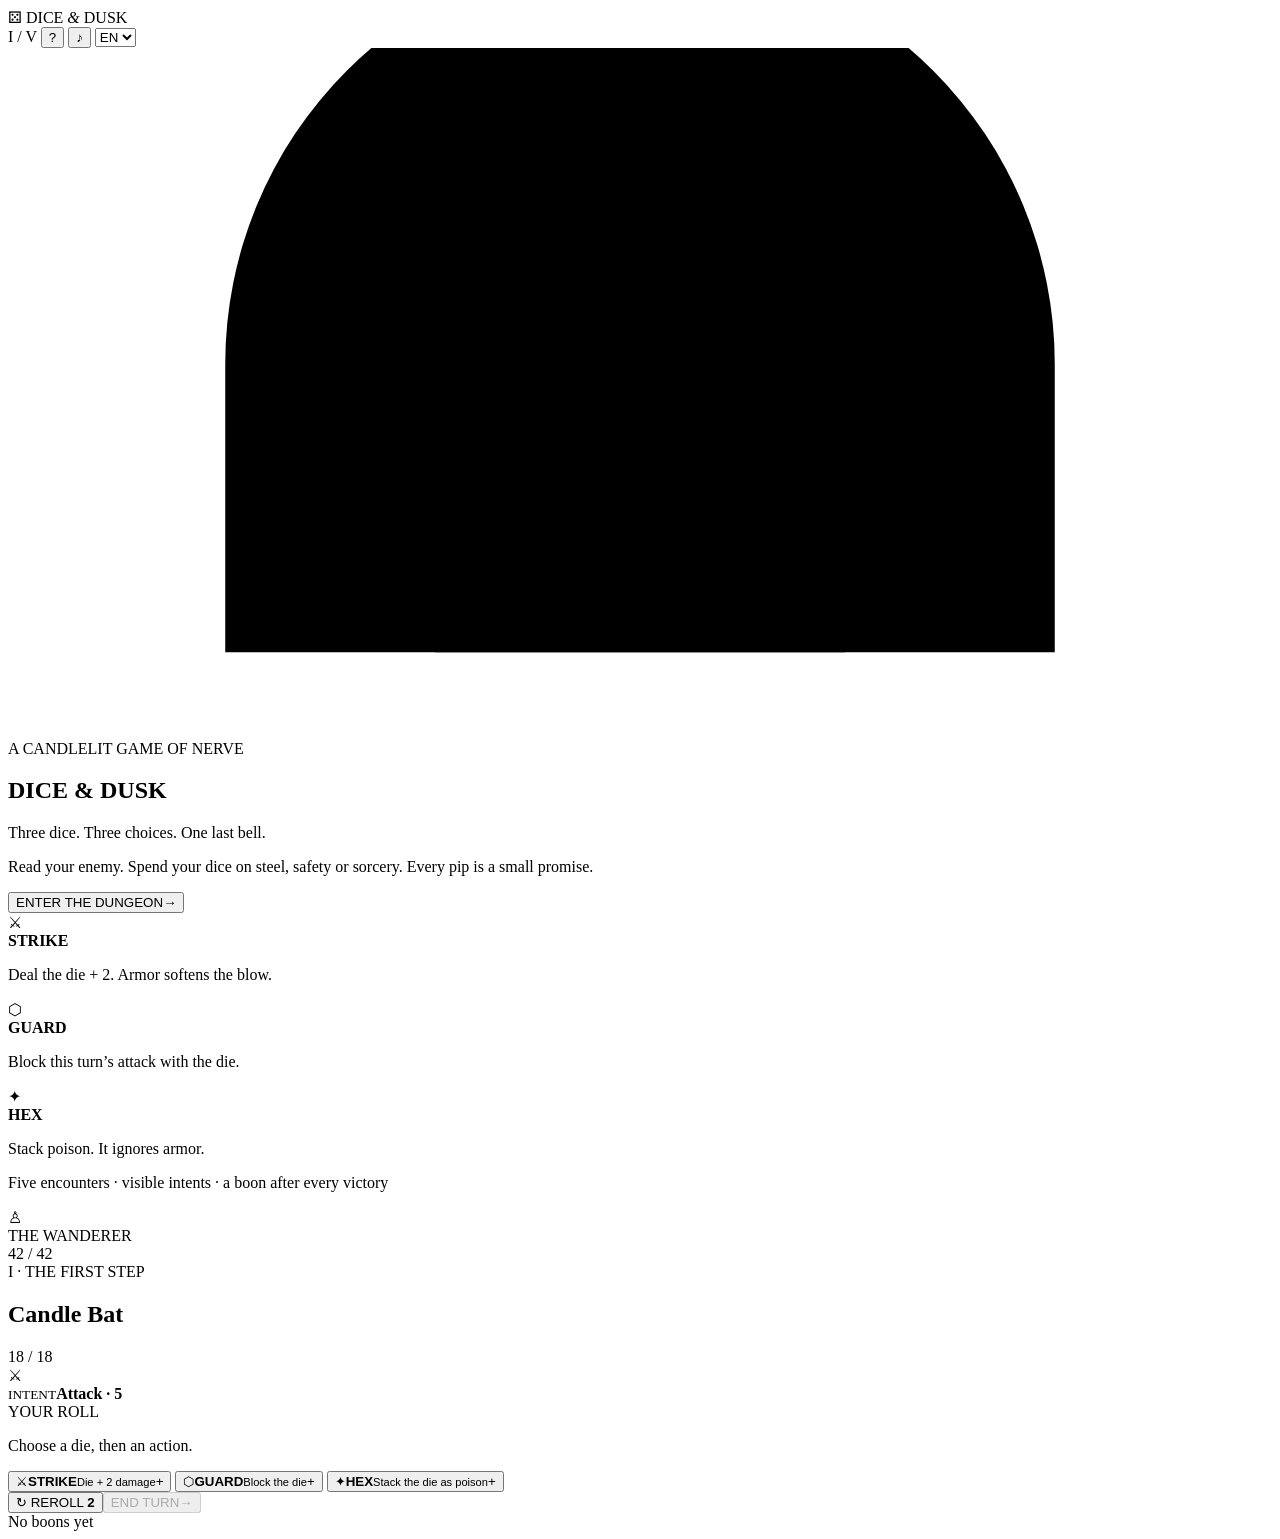
<file: src/index.template.html>
<!doctype html>
<html lang="en">
<head>
  <meta charset="utf-8">
  <meta name="viewport" content="width=device-width,initial-scale=1,viewport-fit=cover">
  <meta name="theme-color" content="#2b1830">
  <meta name="description" content="Roll three dice, read your enemy and carve a path through a candlelit dungeon.">
  <title>Dice & Dusk</title>
  <style>/*__STYLES__*/</style>
</head>
<body>
  <div id="app">
    <div class="candle-glow" aria-hidden="true"></div>
    <header class="topbar">
      <a class="wordmark" id="homeButton" aria-label="Dice and Dusk home"><span class="brand-die">⚄</span> DICE <i>&</i> DUSK</a>
      <div class="top-actions">
        <span id="runLabel" class="run-label hidden">I / V</span>
        <button id="helpButton" class="round-button" aria-label="How to play">?</button>
        <button id="soundButton" class="round-button" aria-label="Sound on">♪</button>
        <select id="languageSelect" aria-label="Language">
          <option value="en">EN</option><option value="fr">FR</option><option value="es">ES</option>
        </select>
      </div>
    </header>

    <main>
      <section id="menuScreen" class="menu-screen">
        <div class="menu-illustration" aria-hidden="true">
          <svg viewBox="0 0 320 170"><path class="arch" d="M55 153V80a105 105 0 0 1 210 0v73"/><path class="tower" d="M125 153V73l35-47 35 47v80M108 153V96h104v57M145 96V72h30v24M148 153v-30a12 12 0 0 1 24 0v30"/><path class="moon" d="M229 32a23 23 0 1 1-22-30 19 19 0 0 0 22 30Z"/><path class="dice-line" d="M65 116l30-8 9 29-30 8ZM223 111l29 7-7 29-29-7Z"/><path class="dice-line" d="M77 119h12M80 128h12M231 121h11M227 130h11"/><path class="ground" d="M29 153h262"/></svg>
        </div>
        <p class="eyebrow" data-i18n="kicker">A CANDLELIT GAME OF NERVE</p>
        <h1>DICE <span>&</span> DUSK</h1>
        <p class="subtitle" data-i18n="tagline">Three dice. Three choices. One last bell.</p>
        <p class="menu-copy" data-i18n="menuCopy">Read your enemy. Spend your dice on steel, safety or sorcery. Every pip is a small promise.</p>
        <button id="startButton" class="primary-button"><span data-i18n="begin">ENTER THE DUNGEON</span><b>→</b></button>
        <div class="menu-rules">
          <article><span class="rule-icon strike-color">⚔</span><div><strong data-i18n="strike">STRIKE</strong><p data-i18n="strikeRule">Deal the die + 2. Armor softens the blow.</p></div></article>
          <article><span class="rule-icon guard-color">⬡</span><div><strong data-i18n="guard">GUARD</strong><p data-i18n="guardRule">Block this turn’s attack with the die.</p></div></article>
          <article><span class="rule-icon hex-color">✦</span><div><strong data-i18n="hex">HEX</strong><p data-i18n="hexRule">Stack poison. It ignores armor.</p></div></article>
        </div>
        <p class="tiny-note" data-i18n="menuNote">Five encounters · visible intents · a boon after every victory</p>
      </section>

      <section id="gameScreen" class="game-screen hidden" aria-label="Dice and Dusk battle">
        <div class="status-ribbon">
          <div class="player-summary">
            <span class="portrait">♙</span>
            <div><span class="eyebrow" data-i18n="wanderer">THE WANDERER</span><div class="hp-line"><span id="playerHpText">42 / 42</span><div class="mini-bar"><i id="playerHpFill"></i></div></div></div>
          </div>
          <div class="run-stats">
            <span id="poisonPlayer" class="status-chip hidden"></span>
            <span id="rerollStock" class="status-chip"></span>
          </div>
        </div>

        <div class="arena">
          <section id="enemyCard" class="enemy-card">
            <div class="enemy-heading"><div><span id="enemyKind" class="eyebrow">I · THE FIRST STEP</span><h2 id="enemyName">Candle Bat</h2></div><span id="enemyArmor" class="armor-badge hidden"></span></div>
            <div id="enemyArt" class="enemy-art" aria-hidden="true"></div>
            <div class="enemy-hp"><span id="enemyHpText">18 / 18</span><div class="hp-bar"><i id="enemyHpFill"></i></div><span id="enemyPoison" class="poison-count hidden"></span></div>
            <div id="intent" class="intent"><span class="intent-icon">⚔</span><div><small data-i18n="intent">INTENT</small><strong id="intentText">Attack · 5</strong></div></div>
          </section>

          <section class="play-panel">
            <div class="round-heading"><div><span class="eyebrow" data-i18n="yourRoll">YOUR ROLL</span><p id="instruction">Choose a die, then an action.</p></div><span id="comboBadge" class="combo-badge hidden"></span></div>
            <div id="diceTray" class="dice-tray" aria-label="Dice"></div>
            <div class="actions" aria-label="Actions">
              <button class="action-card strike-action" data-action="0"><span class="action-icon">⚔</span><span class="action-copy"><strong data-i18n="strike">STRIKE</strong><small id="strikePreview">Die + 2 damage</small></span><span id="slot0" class="die-slot">+</span></button>
              <button class="action-card guard-action" data-action="1"><span class="action-icon">⬡</span><span class="action-copy"><strong data-i18n="guard">GUARD</strong><small id="guardPreview">Block the die</small></span><span id="slot1" class="die-slot">+</span></button>
              <button class="action-card hex-action" data-action="2"><span class="action-icon">✦</span><span class="action-copy"><strong data-i18n="hex">HEX</strong><small id="hexPreview">Stack the die as poison</small></span><span id="slot2" class="die-slot">+</span></button>
            </div>
            <div class="turn-controls"><button id="rerollButton" class="text-button">↻ <span data-i18n="reroll">REROLL</span> <b id="rerollCount">2</b></button><button id="endTurnButton" class="primary-button end-turn" disabled><span data-i18n="endTurn">END TURN</span><b>→</b></button></div>
            <div id="combatLog" class="combat-log" aria-live="polite"></div>
          </section>
        </div>
        <footer class="game-footer"><span id="boonsSummary" data-i18n="noBoons">No boons yet</span><span id="seedLabel"></span></footer>
      </section>
    </main>

    <div id="modal" class="modal hidden" role="dialog" aria-modal="true" aria-live="polite"><div id="modalCard" class="modal-card"></div></div>
    <div id="toast" class="toast" role="status" aria-live="polite"></div>
  </div>
  <script>/*__GAME__*/</script>
</body>
</html>
</file>
